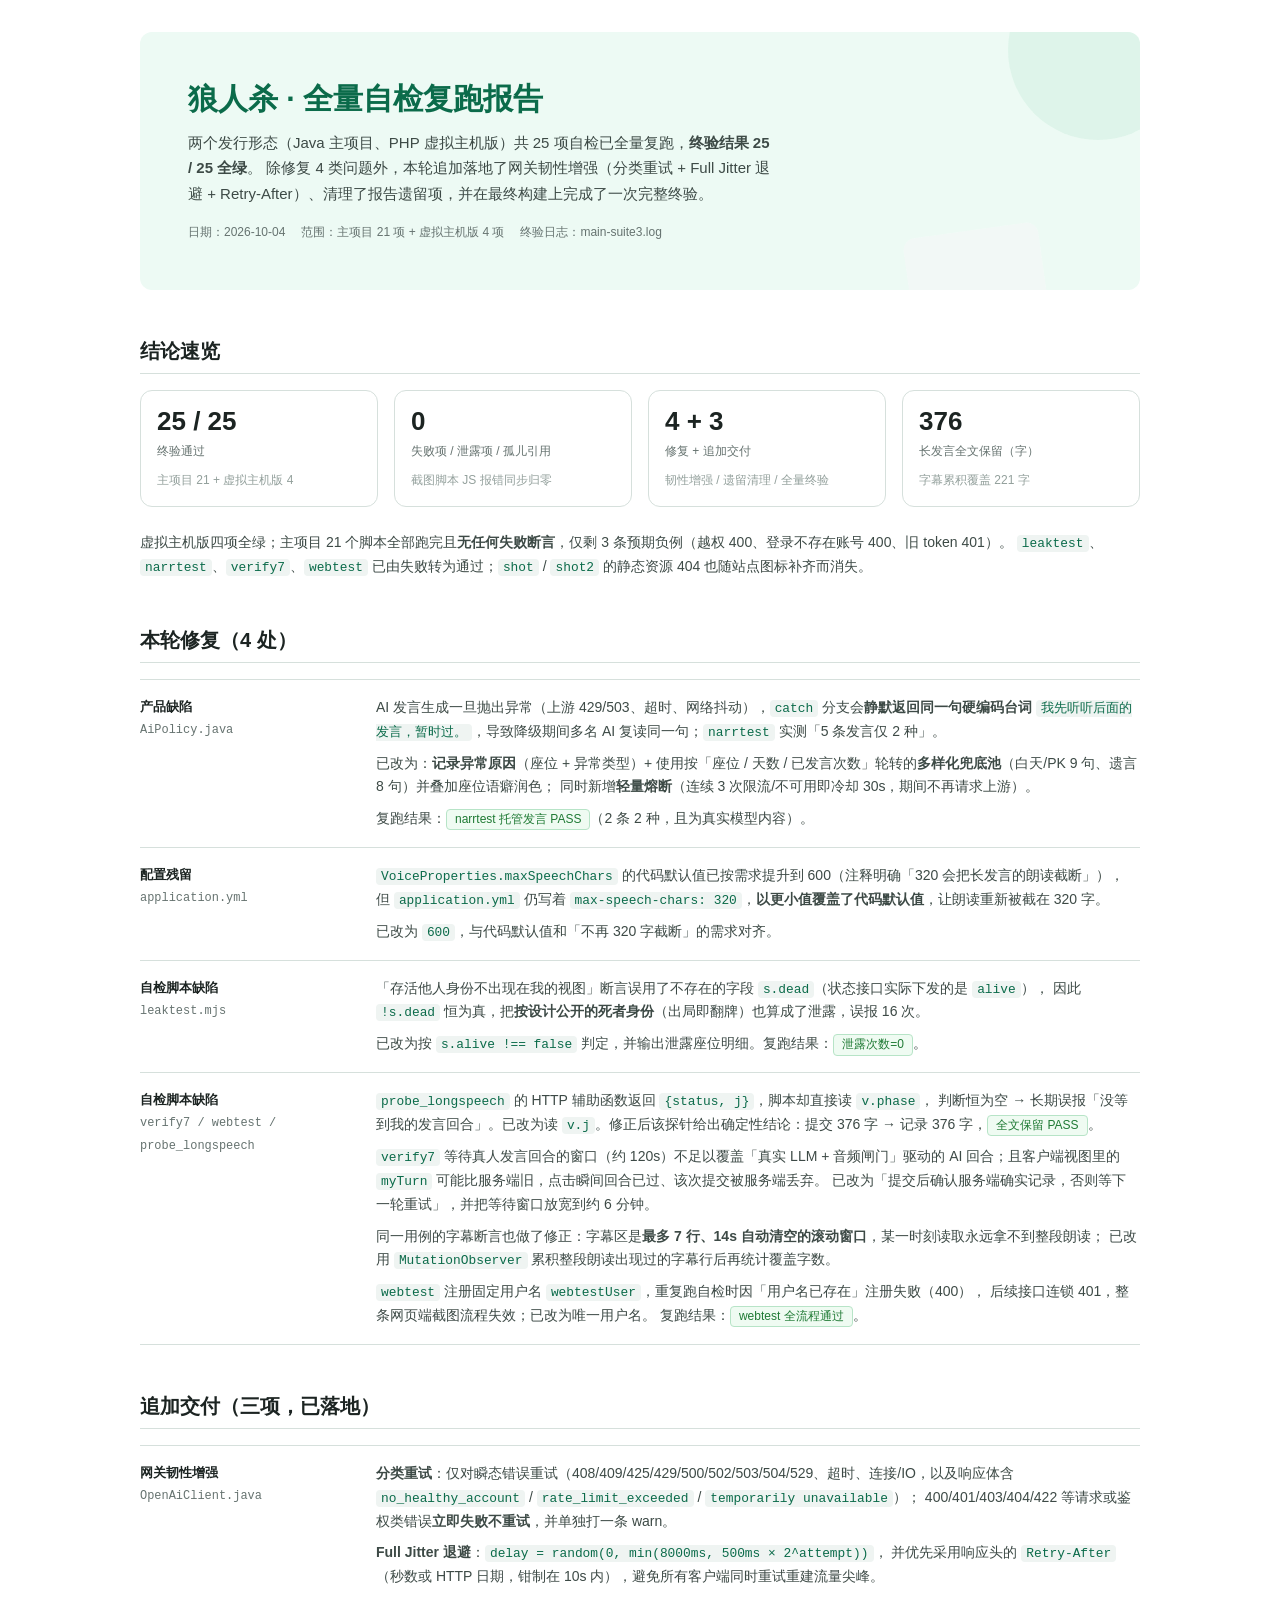
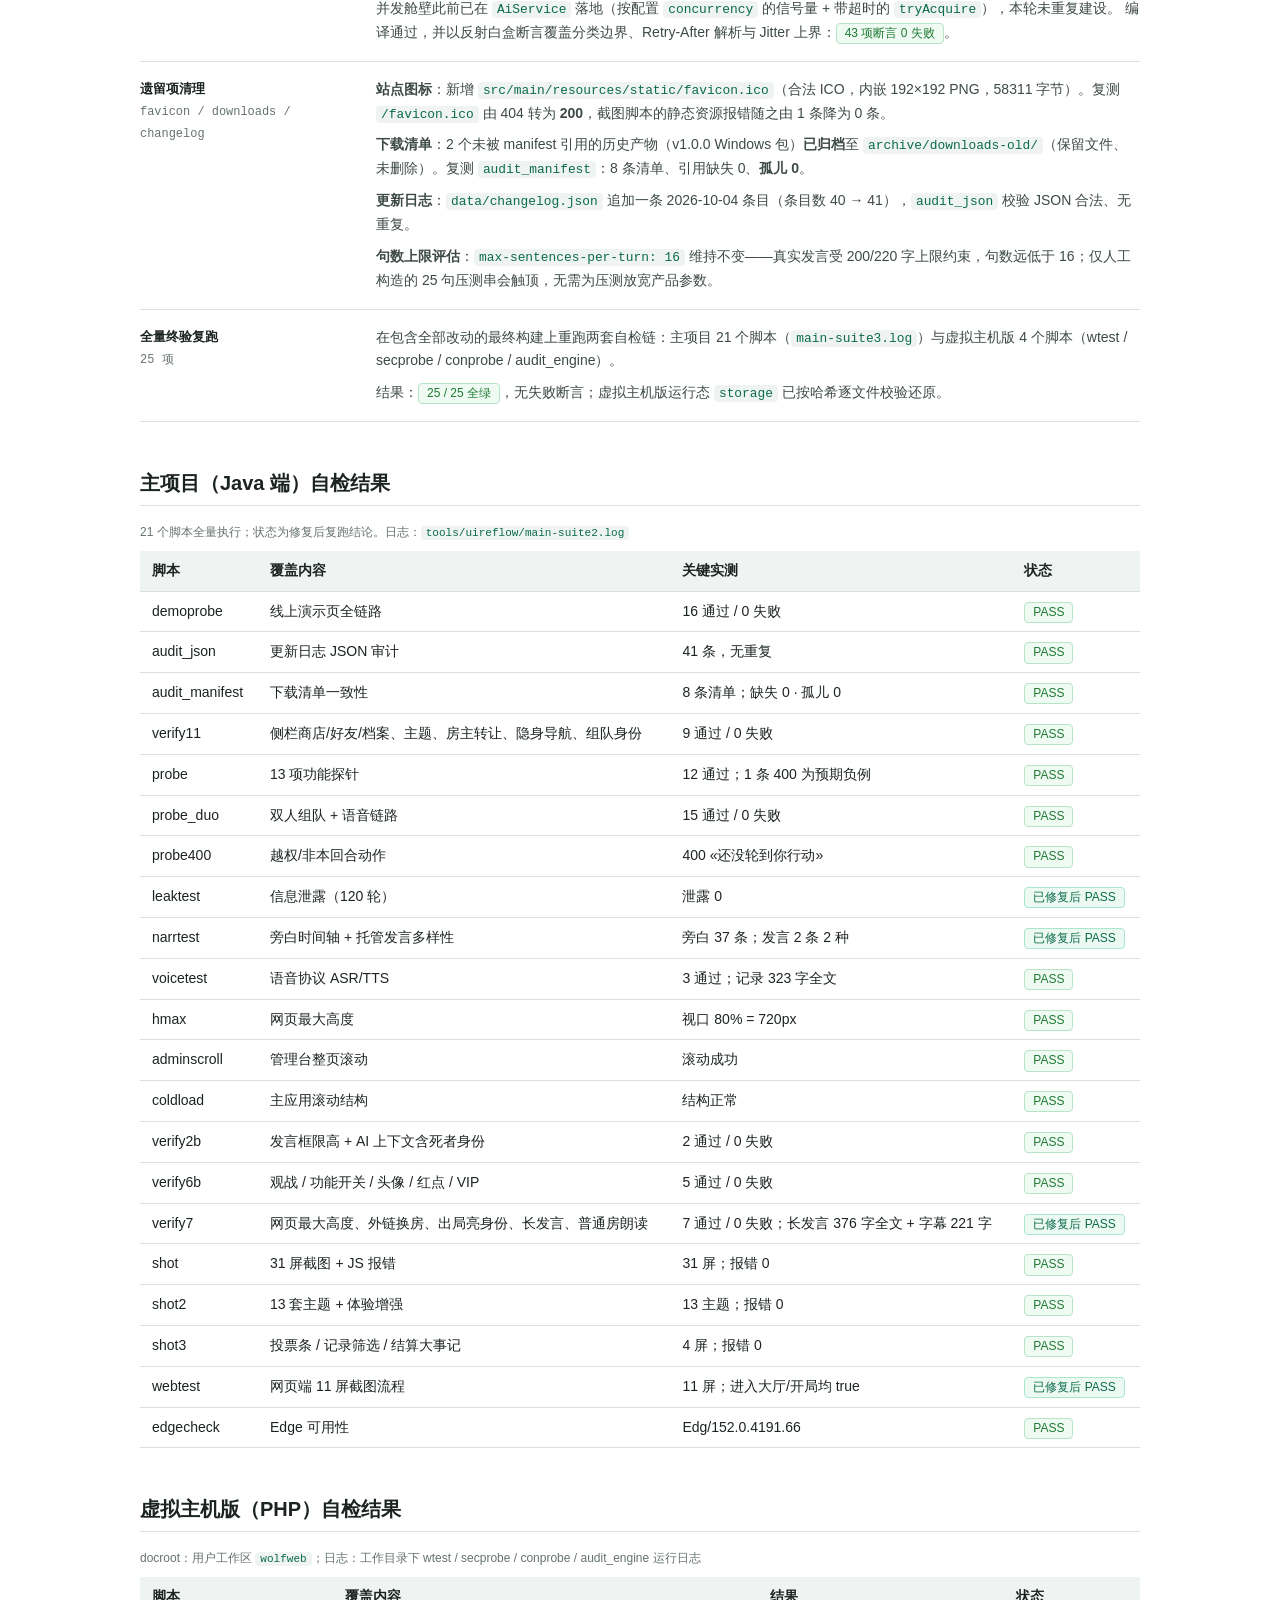
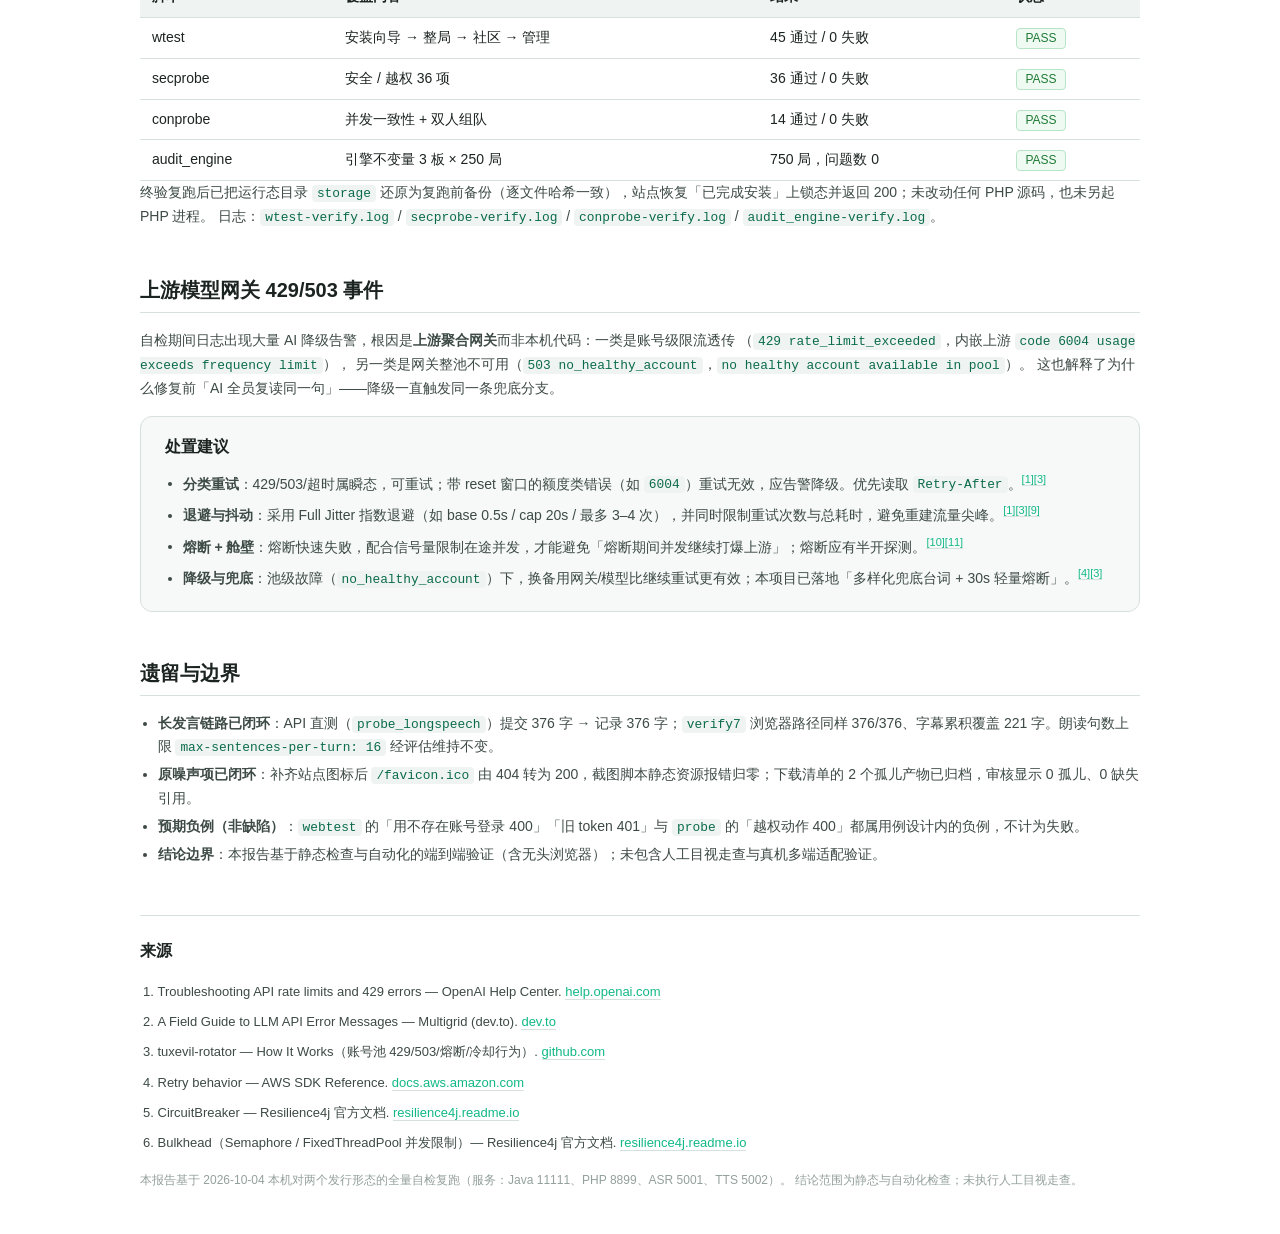
<file: selfcheck-report/selfcheck-report.html>
<!-- Generated by Trae Work -->
<!DOCTYPE html>
<html lang="zh-CN">
<head>
  <meta charset="UTF-8">
  <meta name="viewport" content="width=device-width, initial-scale=1.0">
  <title>狼人杀 · 全量自检复跑报告（2026-10-04）</title>

  <style>
    :root {
      /* Page / report tokens — 选中配色：Product Teal */
      --page-bg: #FFFFFF;
      --page-surface: #F6F9F8;
      --page-surface-muted: #EFF4F2;
      --page-text: #1C2422;
      --page-text-secondary: #3D4A46;
      --page-text-muted: #667370;
      --page-text-disabled: #93A09C;
      --page-border: #D6E0DC;
      --page-brand: #12B886;
      --page-brand-hover: #0CA678;
      --page-brand-active: #099268;
      --page-brand-soft: #EDFAF4;
      --page-brand-soft-strong: #D8F3E7;
      --page-brand-text: #0B6B4A;

      /* Backward-compatible report variables */
      --bg: #FFFFFF;
      --bg2: #F6F9F8;
      --rule: #D6E0DC;
      --ink: #1C2422;
      --muted: #667370;
      --text-secondary: #3D4A46;
      --text-disabled: #93A09C;
      --accent: #12B886;
      --accent-hover: #0CA678;
      --accent-active: #099268;
      --accent-soft: #EDFAF4;
      --accent2: #228BE6;

      /* Chart / data tokens */
      --chart-series-1: #12B886;
      --chart-series-2: #228BE6;
      --chart-series-3: #7950F2;
      --chart-series-4: #E64980;
      --chart-other: #D6E0DC;
      --chart-accent: #0CA678;
      --chart-accent-2: #228BE6;
      --chart-positive: #52C41A;
      --chart-warning: #FAAD14;
      --chart-negative: #FF4D4F;
      --chart-grid: rgba(28, 36, 34, 0.12);
      --chart-axis: #667370;
      --chart-label: #667370;
      --chart-tooltip-bg: #FFFFFF;

      /* Semantic compatibility tokens */
      --success: #52C41A;
      --info: #0CA678;
      --reminder: #FF7A45;
      --warning: #FAAD14;
      --danger: #FF4D4F;
      --positive: #52C41A;
      --negative: #FF4D4F;
    }

    /* === Structural variables === */
    :root {
      --space-1: 4px;
      --space-2: 8px;
      --space-3: 12px;
      --space-4: 16px;
      --space-5: 24px;
      --space-6: 32px;
      --space-7: 48px;
      --space-8: 64px;
      --radius-sm: 4px;
      --radius-md: 8px;
      --radius-lg: 12px;
      --radius-pill: 999px;
      --font-sans: 'PingFang SC', 'Microsoft YaHei', 'Noto Sans CJK SC', 'Source Han Sans SC', sans-serif;
      --font-mono: 'SFMono-Regular', Consolas, 'Liberation Mono', Menlo, monospace;
      --font-metric: var(--font-sans);
      --max: 1000px;
    }

    /* === Base styles === */
    *, *::before, *::after { box-sizing: border-box; margin: 0; padding: 0; }
    html { font-size: 16px; scroll-behavior: smooth; }
    body {
      font-family: var(--font-sans);
      color: var(--ink);
      background: var(--bg);
      line-height: 1.7;
      padding: 2rem 0;
      font-size: 14px;
    }
    article.page { width: 100%; }
    .page__content,
    .report-intro__surface {
      width: calc(100% - 2rem);
      max-width: var(--max);
      margin: 0 auto;
    }
    main > section { margin-bottom: var(--space-7); }
    h2 {
      font-size: 20px;
      line-height: 1.35;
      margin-bottom: var(--space-4);
      padding-bottom: var(--space-2);
      border-bottom: 1px solid var(--rule);
    }
    h3 { font-size: 16px; margin: var(--space-5) 0 var(--space-2); }
    p { margin-bottom: var(--space-3); color: var(--text-secondary); }
    ul, ol { margin: 0 0 var(--space-3) 1.25em; color: var(--text-secondary); }
    li { margin-bottom: var(--space-1); }
    a { color: var(--accent); text-decoration: none; border-bottom: 1px solid var(--page-border); }
    a:hover { color: var(--accent-hover); }
    code, .mono { font-family: var(--font-mono); font-size: 0.92em; }
    code { background: var(--page-surface-muted); padding: 1px 5px; border-radius: var(--radius-sm); color: var(--page-brand-text); }

    /* === Metrics === */
    .metrics {
      display: grid;
      grid-template-columns: repeat(4, minmax(0, 1fr));
      gap: var(--space-4);
      margin-bottom: var(--space-5);
    }
    .metric {
      border: 1px solid var(--rule);
      border-radius: var(--radius-lg);
      padding: var(--space-4);
      background: var(--page-bg);
    }
    .metric__value {
      font-family: var(--font-metric);
      font-size: 26px;
      font-weight: 700;
      line-height: 1.15;
      color: var(--ink);
      font-variant-numeric: tabular-nums;
    }
    .metric__label { font-size: 12px; color: var(--muted); margin-top: var(--space-1); }
    .metric__note { font-size: 12px; color: var(--text-disabled); margin-top: var(--space-2); }

    /* === Tables === */
    .table-wrap { width: 100%; overflow: visible; }
    table { width: 100%; border-collapse: collapse; table-layout: auto; }
    caption {
      caption-side: top;
      text-align: left;
      font-size: 12px;
      color: var(--muted);
      padding-bottom: var(--space-2);
    }
    th, td {
      padding: var(--space-2) var(--space-3);
      border-bottom: 1px solid var(--rule);
      text-align: left;
      vertical-align: top;
      overflow-wrap: anywhere;
    }
    thead th { background: var(--page-surface-muted); font-weight: 600; color: var(--ink); white-space: nowrap; }
    tbody th { font-weight: 500; color: var(--ink); }
    td.num, th.num { font-variant-numeric: tabular-nums; white-space: nowrap; }

    /* === Status tags === */
    .tag {
      display: inline-block;
      font-size: 12px;
      line-height: 1.6;
      padding: 0 8px;
      border-radius: var(--radius-sm);
      border: 1px solid var(--rule);
      background: var(--page-surface-muted);
      color: var(--text-secondary);
      white-space: nowrap;
    }
    .tag--pass { color: #1F7A34; border-color: #B7E4C7; background: #EFFBF2; }
    .tag--fail { color: #A1123B; border-color: #F3C2D3; background: #FDF2F6; }
    .tag--fix  { color: #0B6B4A; border-color: #A8E6CE; background: var(--page-brand-soft); }
    .tag--info { color: #1A5FB4; border-color: #BBD8F5; background: #F1F7FE; }

    /* === Callouts === */
    .callout {
      border: 1px solid var(--rule);
      border-radius: var(--radius-lg);
      padding: var(--space-4) var(--space-5);
      background: var(--page-surface);
      margin: var(--space-4) 0;
    }
    .callout h3 { margin-top: 0; }
    .callout p:last-child, .callout ul:last-child { margin-bottom: 0; }

    /* === Fix rows === */
    .fixlist { border-top: 1px solid var(--rule); }
    .fixrow {
      display: grid;
      grid-template-columns: 220px minmax(0, 1fr);
      gap: var(--space-4);
      padding: var(--space-4) 0;
      border-bottom: 1px solid var(--rule);
    }
    .fixrow__key { font-weight: 600; color: var(--ink); font-size: 13px; }
    .fixrow__key .mono { font-weight: 400; color: var(--muted); }
    .fixrow__body p { margin-bottom: var(--space-2); }
    .fixrow__body p:last-child { margin-bottom: 0; }

    /* === Intro === */
    .report-intro { margin-bottom: var(--space-7); }
    .report-intro__surface {
      position: relative;
      isolation: isolate;
      overflow: hidden;
      color: var(--page-brand-text);
      background: var(--page-brand-soft);
      border-radius: var(--radius-lg);
      padding: var(--space-7);
    }
    .report-intro__content { position: relative; z-index: 1; max-width: 760px; }
    .report-intro:not(.report-intro--integrated):not(.report-intro--stage):not(.report-intro--with-media):not(.report-intro--plain) .report-intro__surface::before,
    .report-intro:not(.report-intro--integrated):not(.report-intro--stage):not(.report-intro--with-media):not(.report-intro--plain) .report-intro__surface::after {
      content: ""; position: absolute; z-index: 0; pointer-events: none;
    }
    .report-intro:not(.report-intro--integrated):not(.report-intro--stage):not(.report-intro--with-media):not(.report-intro--plain) .report-intro__surface::before {
      width: 180px; height: 180px; top: -72px; right: -48px; border-radius: 50%;
      background: var(--page-brand-soft-strong); opacity: 0.72;
    }
    .report-intro:not(.report-intro--integrated):not(.report-intro--stage):not(.report-intro--with-media):not(.report-intro--plain) .report-intro__surface::after {
      width: 136px; height: 96px; right: 96px; bottom: -36px; border-radius: var(--radius-lg);
      background: var(--page-surface); opacity: 0.58; transform: rotate(-8deg);
    }
    .report-intro h1 { font-size: 30px; line-height: 1.25; overflow-wrap: anywhere; }
    .report-intro__summary { max-width: 70ch; margin-top: var(--space-3); color: var(--page-text-secondary); font-size: 15px; }
    .report-intro__meta {
      margin-top: var(--space-4);
      display: flex; flex-wrap: wrap; gap: var(--space-2) var(--space-4);
      font-size: 12px; color: var(--page-text-muted);
    }
    .report-intro__meta span { white-space: nowrap; }

    footer { margin-top: var(--space-7); padding-top: var(--space-5); border-top: 1px solid var(--rule); }
    footer h2 { font-size: 16px; border-bottom: none; margin-bottom: var(--space-3); }
    .sources ol { margin-left: 1.25em; }
    .sources li { font-size: 13px; color: var(--text-secondary); margin-bottom: var(--space-2); }
    sup a { font-size: 11px; }
    .footnote { font-size: 12px; color: var(--text-disabled); margin-top: var(--space-4); }

    @media (max-width: 860px) {
      .metrics { grid-template-columns: repeat(2, minmax(0, 1fr)); }
      .fixrow { grid-template-columns: 1fr; gap: var(--space-2); }
      .report-intro h1 { font-size: 24px; }
    }
    @media (max-width: 768px) {
      body { padding: 1rem 0; }
      .report-intro__surface { padding: var(--space-5); }
      .report-intro:not(.report-intro--integrated):not(.report-intro--stage):not(.report-intro--with-media):not(.report-intro--plain) .report-intro__surface::before {
        width: 124px; height: 124px; top: -44px; right: -52px; opacity: 0.38;
      }
      .report-intro:not(.report-intro--integrated):not(.report-intro--stage):not(.report-intro--with-media):not(.report-intro--plain) .report-intro__surface::after { display: none; }
      table { font-size: 13px; }
      th, td { padding: var(--space-2); }
    }
    @media print, (forced-colors: active) {
      .report-intro__surface::before, .report-intro__surface::after { display: none; }
    }
    @media print {
      body { padding: 0; }
      main > section { break-inside: avoid; }
      a { border-bottom: none; color: var(--ink); }
    }
  </style>
</head>
<body>
  <article class="page">
    <header class="report-intro">
      <div class="report-intro__surface">
        <div class="report-intro__content">
          <h1>狼人杀 · 全量自检复跑报告</h1>
          <p class="report-intro__summary">
            两个发行形态（Java 主项目、PHP 虚拟主机版）共 25 项自检已全量复跑，<strong>终验结果 25 / 25 全绿</strong>。
            除修复 4 类问题外，本轮追加落地了网关韧性增强（分类重试 + Full Jitter 退避 + Retry-After）、清理了报告遗留项，并在最终构建上完成了一次完整终验。
          </p>
          <div class="report-intro__meta">
            <span>日期：2026-10-04</span>
            <span>范围：主项目 21 项 + 虚拟主机版 4 项</span>
            <span>终验日志：main-suite3.log</span>
          </div>
        </div>
      </div>
    </header>

    <div class="page__content">
      <main>
        <section id="report-overview">
          <h2>结论速览</h2>
          <div class="metrics">
            <div class="metric">
              <div class="metric__value">25 / 25</div>
              <div class="metric__label">终验通过</div>
              <div class="metric__note">主项目 21 + 虚拟主机版 4</div>
            </div>
            <div class="metric">
              <div class="metric__value">0</div>
              <div class="metric__label">失败项 / 泄露项 / 孤儿引用</div>
              <div class="metric__note">截图脚本 JS 报错同步归零</div>
            </div>
            <div class="metric">
              <div class="metric__value">4 + 3</div>
              <div class="metric__label">修复 + 追加交付</div>
              <div class="metric__note">韧性增强 / 遗留清理 / 全量终验</div>
            </div>
            <div class="metric">
              <div class="metric__value">376</div>
              <div class="metric__label">长发言全文保留（字）</div>
              <div class="metric__note">字幕累积覆盖 221 字</div>
            </div>
          </div>

          <p>
            虚拟主机版四项全绿；主项目 21 个脚本全部跑完且<strong>无任何失败断言</strong>，仅剩 3 条预期负例（越权 400、登录不存在账号 400、旧 token 401）。
            <code>leaktest</code>、<code>narrtest</code>、<code>verify7</code>、<code>webtest</code> 已由失败转为通过；<code>shot</code> / <code>shot2</code> 的静态资源 404 也随站点图标补齐而消失。
          </p>
        </section>

        <section id="fixes">
          <h2>本轮修复（4 处）</h2>
          <div class="fixlist">
            <div class="fixrow">
              <div class="fixrow__key">产品缺陷<br><span class="mono">AiPolicy.java</span></div>
              <div class="fixrow__body">
                <p>
                  AI 发言生成一旦抛出异常（上游 429/503、超时、网络抖动），<code>catch</code> 分支会<strong>静默返回同一句硬编码台词</strong>
                  <code>我先听听后面的发言，暂时过。</code>，导致降级期间多名 AI 复读同一句；<code>narrtest</code> 实测「5 条发言仅 2 种」。
                </p>
                <p>
                  已改为：<strong>记录异常原因</strong>（座位 + 异常类型）+ 使用按「座位 / 天数 / 已发言次数」轮转的<strong>多样化兜底池</strong>（白天/PK 9 句、遗言 8 句）并叠加座位语癖润色；
                  同时新增<strong>轻量熔断</strong>（连续 3 次限流/不可用即冷却 30s，期间不再请求上游）。
                </p>
                <p>复跑结果：<span class="tag tag--pass">narrtest 托管发言 PASS</span>（2 条 2 种，且为真实模型内容）。</p>
              </div>
            </div>

            <div class="fixrow">
              <div class="fixrow__key">配置残留<br><span class="mono">application.yml</span></div>
              <div class="fixrow__body">
                <p>
                  <code>VoiceProperties.maxSpeechChars</code> 的代码默认值已按需求提升到 600（注释明确「320 会把长发言的朗读截断」），
                  但 <code>application.yml</code> 仍写着 <code>max-speech-chars: 320</code>，<strong>以更小值覆盖了代码默认值</strong>，让朗读重新被截在 320 字。
                </p>
                <p>已改为 <code>600</code>，与代码默认值和「不再 320 字截断」的需求对齐。</p>
              </div>
            </div>

            <div class="fixrow">
              <div class="fixrow__key">自检脚本缺陷<br><span class="mono">leaktest.mjs</span></div>
              <div class="fixrow__body">
                <p>
                  「存活他人身份不出现在我的视图」断言误用了不存在的字段 <code>s.dead</code>（状态接口实际下发的是 <code>alive</code>），
                  因此 <code>!s.dead</code> 恒为真，把<strong>按设计公开的死者身份</strong>（出局即翻牌）也算成了泄露，误报 16 次。
                </p>
                <p>已改为按 <code>s.alive !== false</code> 判定，并输出泄露座位明细。复跑结果：<span class="tag tag--pass">泄露次数=0</span>。</p>
              </div>
            </div>

            <div class="fixrow">
              <div class="fixrow__key">自检脚本缺陷<br><span class="mono">verify7 / webtest / probe_longspeech</span></div>
              <div class="fixrow__body">
                <p>
                  <code>probe_longspeech</code> 的 HTTP 辅助函数返回 <code>{status, j}</code>，脚本却直接读 <code>v.phase</code>，
                  判断恒为空 → 长期误报「没等到我的发言回合」。已改为读 <code>v.j</code>。修正后该探针给出确定性结论：提交 376 字 → 记录 376 字，<span class="tag tag--pass">全文保留 PASS</span>。
                </p>
                <p>
                  <code>verify7</code> 等待真人发言回合的窗口（约 120s）不足以覆盖「真实 LLM + 音频闸门」驱动的 AI 回合；且客户端视图里的 <code>myTurn</code> 可能比服务端旧，点击瞬间回合已过、该次提交被服务端丢弃。
                  已改为「提交后确认服务端确实记录，否则等下一轮重试」，并把等待窗口放宽到约 6 分钟。
                </p>
                <p>
                  同一用例的字幕断言也做了修正：字幕区是<strong>最多 7 行、14s 自动清空的滚动窗口</strong>，某一时刻读取永远拿不到整段朗读；
                  已改用 <code>MutationObserver</code> 累积整段朗读出现过的字幕行后再统计覆盖字数。
                </p>
                <p>
                  <code>webtest</code> 注册固定用户名 <code>webtestUser</code>，重复跑自检时因「用户名已存在」注册失败（400），
                  后续接口连锁 401，整条网页端截图流程失效；已改为唯一用户名。
                  复跑结果：<span class="tag tag--pass">webtest 全流程通过</span>。
                </p>
              </div>
            </div>
          </div>
        </section>

        <section id="followups">
          <h2>追加交付（三项，已落地）</h2>
          <div class="fixlist">
            <div class="fixrow">
              <div class="fixrow__key">网关韧性增强<br><span class="mono">OpenAiClient.java</span></div>
              <div class="fixrow__body">
                <p>
                  <strong>分类重试</strong>：仅对瞬态错误重试（408/409/425/429/500/502/503/504/529、超时、连接/IO，以及响应体含
                  <code>no_healthy_account</code> / <code>rate_limit_exceeded</code> / <code>temporarily unavailable</code>）；
                  400/401/403/404/422 等请求或鉴权类错误<strong>立即失败不重试</strong>，并单独打一条 warn。
                </p>
                <p>
                  <strong>Full Jitter 退避</strong>：<code>delay = random(0, min(8000ms, 500ms × 2^attempt))</code>，
                  并优先采用响应头的 <code>Retry-After</code>（秒数或 HTTP 日期，钳制在 10s 内），避免所有客户端同时重试重建流量尖峰。
                </p>
                <p>
                  并发舱壁此前已在 <code>AiService</code> 落地（按配置 <code>concurrency</code> 的信号量 + 带超时的 <code>tryAcquire</code>），本轮未重复建设。
                  编译通过，并以反射白盒断言覆盖分类边界、Retry-After 解析与 Jitter 上界：<span class="tag tag--pass">43 项断言 0 失败</span>。
                </p>
              </div>
            </div>

            <div class="fixrow">
              <div class="fixrow__key">遗留项清理<br><span class="mono">favicon / downloads / changelog</span></div>
              <div class="fixrow__body">
                <p><strong>站点图标</strong>：新增 <code>src/main/resources/static/favicon.ico</code>（合法 ICO，内嵌 192×192 PNG，58311 字节）。复测 <code>/favicon.ico</code> 由 404 转为 <strong>200</strong>，截图脚本的静态资源报错随之由 1 条降为 0 条。</p>
                <p><strong>下载清单</strong>：2 个未被 manifest 引用的历史产物（v1.0.0 Windows 包）<strong>已归档</strong>至 <code>archive/downloads-old/</code>（保留文件、未删除）。复测 <code>audit_manifest</code>：8 条清单、引用缺失 0、<strong>孤儿 0</strong>。</p>
                <p><strong>更新日志</strong>：<code>data/changelog.json</code> 追加一条 2026-10-04 条目（条目数 40 → 41），<code>audit_json</code> 校验 JSON 合法、无重复。</p>
                <p><strong>句数上限评估</strong>：<code>max-sentences-per-turn: 16</code> 维持不变——真实发言受 200/220 字上限约束，句数远低于 16；仅人工构造的 25 句压测串会触顶，无需为压测放宽产品参数。</p>
              </div>
            </div>

            <div class="fixrow">
              <div class="fixrow__key">全量终验复跑<br><span class="mono">25 项</span></div>
              <div class="fixrow__body">
                <p>
                  在包含全部改动的最终构建上重跑两套自检链：主项目 21 个脚本（<code>main-suite3.log</code>）与虚拟主机版 4 个脚本（wtest / secprobe / conprobe / audit_engine）。
                </p>
                <p>结果：<span class="tag tag--pass">25 / 25 全绿</span>，无失败断言；虚拟主机版运行态 <code>storage</code> 已按哈希逐文件校验还原。</p>
              </div>
            </div>
          </div>
        </section>

        <section id="java-suite">
          <h2>主项目（Java 端）自检结果</h2>
          <div class="table-wrap">
            <table>
              <caption>21 个脚本全量执行；状态为修复后复跑结论。日志：<code>tools/uireflow/main-suite2.log</code></caption>
              <thead>
                <tr><th scope="col">脚本</th><th scope="col">覆盖内容</th><th scope="col" class="num">关键实测</th><th scope="col">状态</th></tr>
              </thead>
              <tbody>
                <tr><th scope="row">demoprobe</th><td>线上演示页全链路</td><td class="num">16 通过 / 0 失败</td><td><span class="tag tag--pass">PASS</span></td></tr>
                <tr><th scope="row">audit_json</th><td>更新日志 JSON 审计</td><td class="num">41 条，无重复</td><td><span class="tag tag--pass">PASS</span></td></tr>
                <tr><th scope="row">audit_manifest</th><td>下载清单一致性</td><td class="num">8 条清单；缺失 0 · 孤儿 0</td><td><span class="tag tag--pass">PASS</span></td></tr>
                <tr><th scope="row">verify11</th><td>侧栏商店/好友/档案、主题、房主转让、隐身导航、组队身份</td><td class="num">9 通过 / 0 失败</td><td><span class="tag tag--pass">PASS</span></td></tr>
                <tr><th scope="row">probe</th><td>13 项功能探针</td><td class="num">12 通过；1 条 400 为预期负例</td><td><span class="tag tag--pass">PASS</span></td></tr>
                <tr><th scope="row">probe_duo</th><td>双人组队 + 语音链路</td><td class="num">15 通过 / 0 失败</td><td><span class="tag tag--pass">PASS</span></td></tr>
                <tr><th scope="row">probe400</th><td>越权/非本回合动作</td><td class="num">400 «还没轮到你行动»</td><td><span class="tag tag--pass">PASS</span></td></tr>
                <tr><th scope="row">leaktest</th><td>信息泄露（120 轮）</td><td class="num">泄露 0</td><td><span class="tag tag--fix">已修复后 PASS</span></td></tr>
                <tr><th scope="row">narrtest</th><td>旁白时间轴 + 托管发言多样性</td><td class="num">旁白 37 条；发言 2 条 2 种</td><td><span class="tag tag--fix">已修复后 PASS</span></td></tr>
                <tr><th scope="row">voicetest</th><td>语音协议 ASR/TTS</td><td class="num">3 通过；记录 323 字全文</td><td><span class="tag tag--pass">PASS</span></td></tr>
                <tr><th scope="row">hmax</th><td>网页最大高度</td><td class="num">视口 80% = 720px</td><td><span class="tag tag--pass">PASS</span></td></tr>
                <tr><th scope="row">adminscroll</th><td>管理台整页滚动</td><td class="num">滚动成功</td><td><span class="tag tag--pass">PASS</span></td></tr>
                <tr><th scope="row">coldload</th><td>主应用滚动结构</td><td class="num">结构正常</td><td><span class="tag tag--pass">PASS</span></td></tr>
                <tr><th scope="row">verify2b</th><td>发言框限高 + AI 上下文含死者身份</td><td class="num">2 通过 / 0 失败</td><td><span class="tag tag--pass">PASS</span></td></tr>
                <tr><th scope="row">verify6b</th><td>观战 / 功能开关 / 头像 / 红点 / VIP</td><td class="num">5 通过 / 0 失败</td><td><span class="tag tag--pass">PASS</span></td></tr>
                <tr><th scope="row">verify7</th><td>网页最大高度、外链换房、出局亮身份、长发言、普通房朗读</td><td class="num">7 通过 / 0 失败；长发言 376 字全文 + 字幕 221 字</td><td><span class="tag tag--fix">已修复后 PASS</span></td></tr>
                <tr><th scope="row">shot</th><td>31 屏截图 + JS 报错</td><td class="num">31 屏；报错 0</td><td><span class="tag tag--pass">PASS</span></td></tr>
                <tr><th scope="row">shot2</th><td>13 套主题 + 体验增强</td><td class="num">13 主题；报错 0</td><td><span class="tag tag--pass">PASS</span></td></tr>
                <tr><th scope="row">shot3</th><td>投票条 / 记录筛选 / 结算大事记</td><td class="num">4 屏；报错 0</td><td><span class="tag tag--pass">PASS</span></td></tr>
                <tr><th scope="row">webtest</th><td>网页端 11 屏截图流程</td><td class="num">11 屏；进入大厅/开局均 true</td><td><span class="tag tag--fix">已修复后 PASS</span></td></tr>
                <tr><th scope="row">edgecheck</th><td>Edge 可用性</td><td class="num">Edg/152.0.4191.66</td><td><span class="tag tag--pass">PASS</span></td></tr>
              </tbody>
            </table>
          </div>
        </section>

        <section id="php-suite">
          <h2>虚拟主机版（PHP）自检结果</h2>
          <div class="table-wrap">
            <table>
              <caption>docroot：用户工作区 <code>wolfweb</code>；日志：工作目录下 wtest / secprobe / conprobe / audit_engine 运行日志</caption>
              <thead>
                <tr><th scope="col">脚本</th><th scope="col">覆盖内容</th><th scope="col" class="num">结果</th><th scope="col">状态</th></tr>
              </thead>
              <tbody>
                <tr><th scope="row">wtest</th><td>安装向导 → 整局 → 社区 → 管理</td><td class="num">45 通过 / 0 失败</td><td><span class="tag tag--pass">PASS</span></td></tr>
                <tr><th scope="row">secprobe</th><td>安全 / 越权 36 项</td><td class="num">36 通过 / 0 失败</td><td><span class="tag tag--pass">PASS</span></td></tr>
                <tr><th scope="row">conprobe</th><td>并发一致性 + 双人组队</td><td class="num">14 通过 / 0 失败</td><td><span class="tag tag--pass">PASS</span></td></tr>
                <tr><th scope="row">audit_engine</th><td>引擎不变量 3 板 × 250 局</td><td class="num">750 局，问题数 0</td><td><span class="tag tag--pass">PASS</span></td></tr>
              </tbody>
            </table>
          </div>
          <p>
            终验复跑后已把运行态目录 <code>storage</code> 还原为复跑前备份（逐文件哈希一致），站点恢复「已完成安装」上锁态并返回 200；未改动任何 PHP 源码，也未另起 PHP 进程。
            日志：<code>wtest-verify.log</code> / <code>secprobe-verify.log</code> / <code>conprobe-verify.log</code> / <code>audit_engine-verify.log</code>。
          </p>
        </section>

        <section id="gateway">
          <h2>上游模型网关 429/503 事件</h2>
          <p>
            自检期间日志出现大量 AI 降级告警，根因是<strong>上游聚合网关</strong>而非本机代码：一类是账号级限流透传
            （<code>429 rate_limit_exceeded</code>，内嵌上游 <code>code 6004 usage exceeds frequency limit</code>），
            另一类是网关整池不可用（<code>503 no_healthy_account</code>，<code>no healthy account available in pool</code>）。
            这也解释了为什么修复前「AI 全员复读同一句」——降级一直触发同一条兜底分支。
          </p>
          <div class="callout">
            <h3>处置建议</h3>
            <ul>
              <li><strong>分类重试</strong>：429/503/超时属瞬态，可重试；带 reset 窗口的额度类错误（如 <code>6004</code>）重试无效，应告警降级。优先读取 <code>Retry-After</code>。<sup><a href="#cite-1">[1]</a></sup><sup><a href="#cite-3">[3]</a></sup></li>
              <li><strong>退避与抖动</strong>：采用 Full Jitter 指数退避（如 base 0.5s / cap 20s / 最多 3–4 次），并同时限制重试次数与总耗时，避免重建流量尖峰。<sup><a href="#cite-1">[1]</a></sup><sup><a href="#cite-3">[3]</a></sup><sup><a href="#cite-9">[9]</a></sup></li>
              <li><strong>熔断 + 舱壁</strong>：熔断快速失败，配合信号量限制在途并发，才能避免「熔断期间并发继续打爆上游」；熔断应有半开探测。<sup><a href="#cite-10">[10]</a></sup><sup><a href="#cite-11">[11]</a></sup></li>
              <li><strong>降级与兜底</strong>：池级故障（<code>no_healthy_account</code>）下，换备用网关/模型比继续重试更有效；本项目已落地「多样化兜底台词 + 30s 轻量熔断」。<sup><a href="#cite-4">[4]</a></sup><sup><a href="#cite-3">[3]</a></sup></li>
            </ul>
          </div>
        </section>

        <section id="open-items">
          <h2>遗留与边界</h2>
          <ul>
            <li><strong>长发言链路已闭环</strong>：API 直测（<code>probe_longspeech</code>）提交 376 字 → 记录 376 字；<code>verify7</code> 浏览器路径同样 376/376、字幕累积覆盖 221 字。朗读句数上限 <code>max-sentences-per-turn: 16</code> 经评估维持不变。</li>
            <li><strong>原噪声项已闭环</strong>：补齐站点图标后 <code>/favicon.ico</code> 由 404 转为 200，截图脚本静态资源报错归零；下载清单的 2 个孤儿产物已归档，审核显示 0 孤儿、0 缺失引用。</li>
            <li><strong>预期负例（非缺陷）</strong>：<code>webtest</code> 的「用不存在账号登录 400」「旧 token 401」与 <code>probe</code> 的「越权动作 400」都属用例设计内的负例，不计为失败。</li>
            <li><strong>结论边界</strong>：本报告基于静态检查与自动化的端到端验证（含无头浏览器）；未包含人工目视走查与真机多端适配验证。</li>
          </ul>
        </section>
      </main>

      <footer>
        <div class="sources">
          <h2>来源</h2>
          <ol>
            <li id="cite-1">Troubleshooting API rate limits and 429 errors — OpenAI Help Center. <a href="https://help.openai.com/en/articles/5955604-api-rate-limits-and-429-error-troubleshooting" target="_blank" rel="noopener">help.openai.com</a></li>
            <li id="cite-3">A Field Guide to LLM API Error Messages — Multigrid (dev.to). <a href="https://dev.to/multigrid/a-field-guide-to-llm-api-error-messages-4gi6" target="_blank" rel="noopener">dev.to</a></li>
            <li id="cite-4">tuxevil-rotator — How It Works（账号池 429/503/熔断/冷却行为）. <a href="https://github.com/tuxevil/tuxevil-rotator" target="_blank" rel="noopener">github.com</a></li>
            <li id="cite-9">Retry behavior — AWS SDK Reference. <a href="https://docs.aws.amazon.com/sdkref/latest/guide/feature-retry-behavior.html" target="_blank" rel="noopener">docs.aws.amazon.com</a></li>
            <li id="cite-10">CircuitBreaker — Resilience4j 官方文档. <a href="https://resilience4j.readme.io/docs/circuitbreaker" target="_blank" rel="noopener">resilience4j.readme.io</a></li>
            <li id="cite-11">Bulkhead（Semaphore / FixedThreadPool 并发限制）— Resilience4j 官方文档. <a href="https://resilience4j.readme.io/v2.0.0/docs/bulkhead" target="_blank" rel="noopener">resilience4j.readme.io</a></li>
          </ol>
        </div>
        <p class="footnote">
          本报告基于 2026-10-04 本机对两个发行形态的全量自检复跑（服务：Java 11111、PHP 8899、ASR 5001、TTS 5002）。
          结论范围为静态与自动化检查；未执行人工目视走查。
        </p>
      </footer>
    </div>
  </article>
</body>
</html>
</file>
